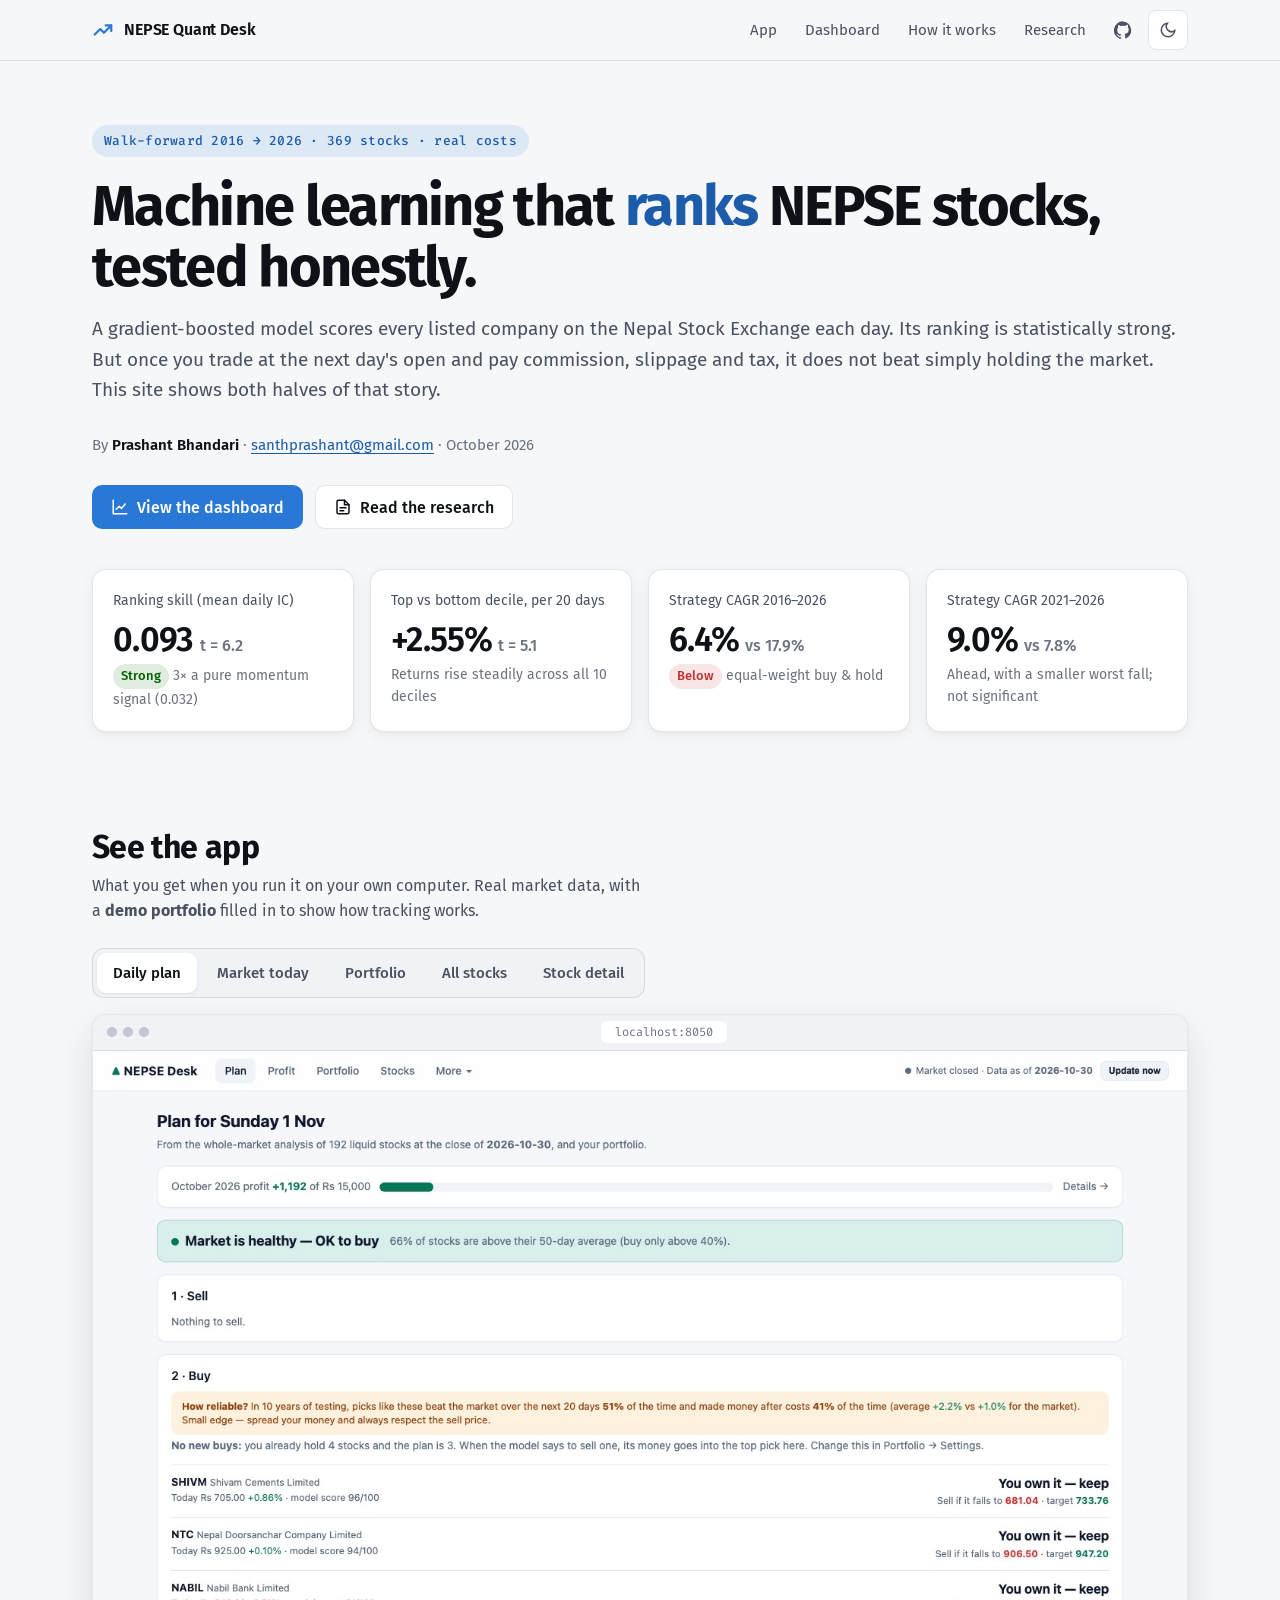
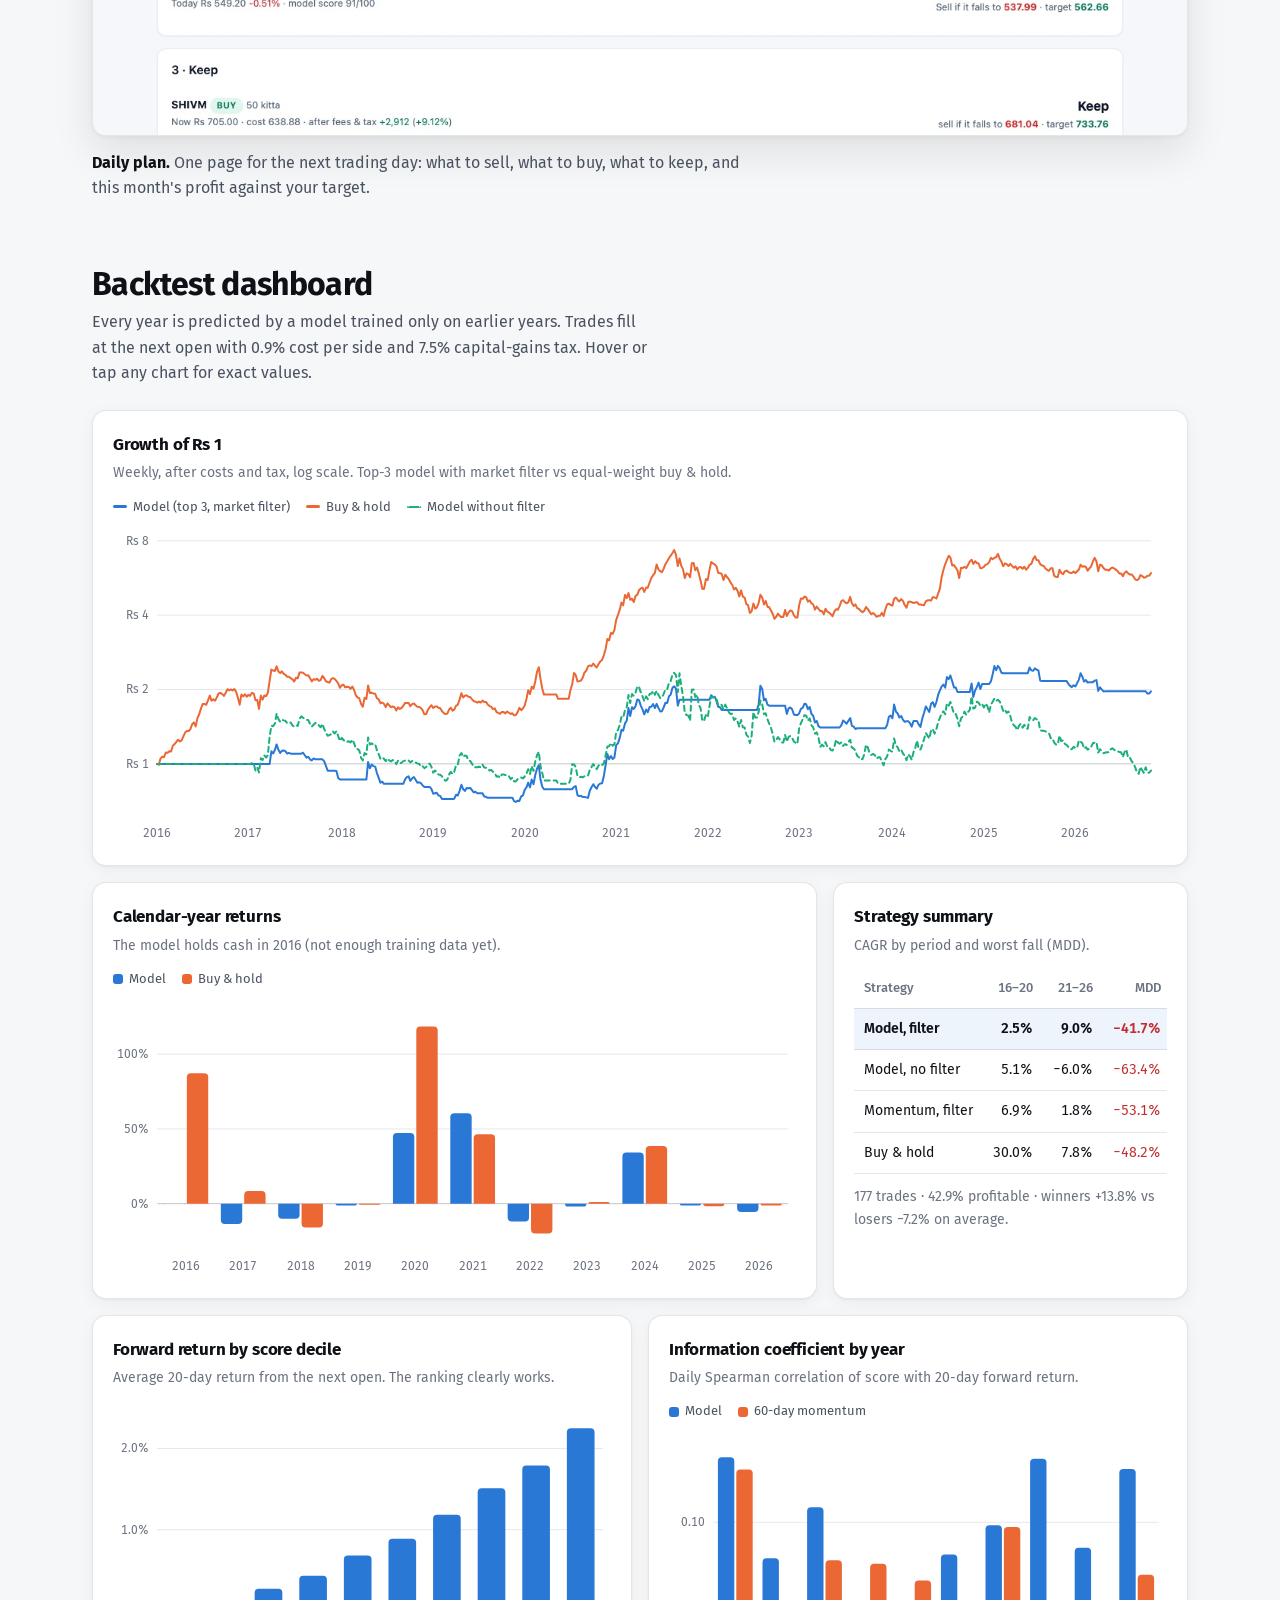
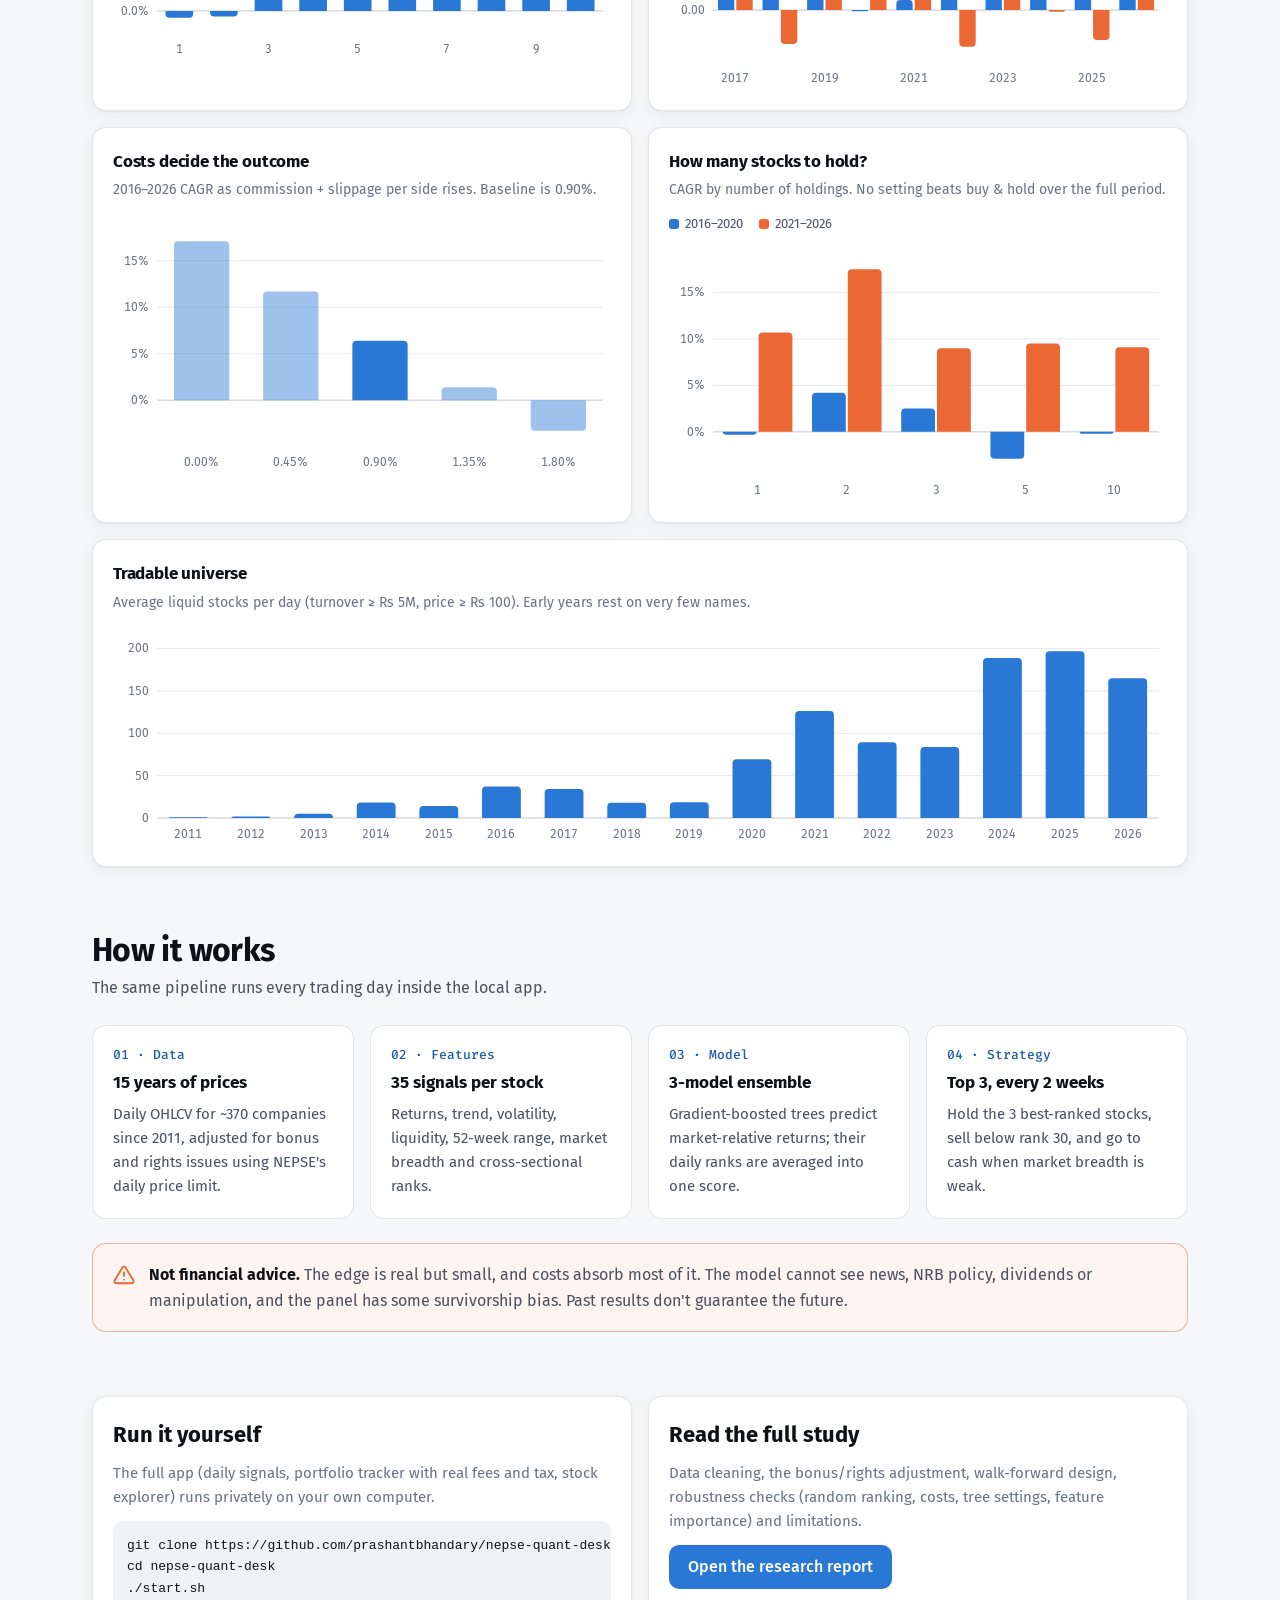
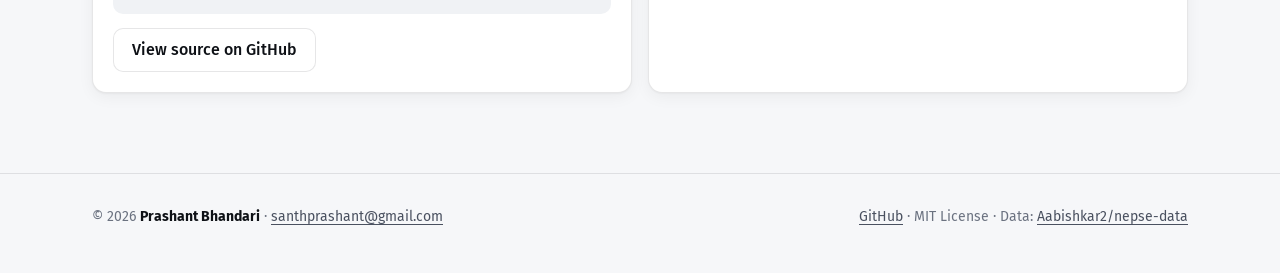
<file: docs/index.html>
<!doctype html>
<html lang="en">
<head>
<meta charset="utf-8">
<meta name="viewport" content="width=device-width, initial-scale=1">
<title>NEPSE Quant Desk</title>
<meta name="description" content="Machine-learning stock ranking on the Nepal Stock Exchange: an honest walk-forward backtest with real trading costs, by Prashant Bhandari.">
<meta name="author" content="Prashant Bhandari">
<meta property="og:title" content="NEPSE Quant Desk: ML stock ranking on the Nepal Stock Exchange">
<meta property="og:description" content="A model that ranks NEPSE stocks well, and an honest look at why that still doesn't beat buy-and-hold after costs.">
<meta property="og:type" content="website">
<meta name="twitter:card" content="summary">
<link rel="icon" href="data:image/svg+xml,%3Csvg xmlns='http://www.w3.org/2000/svg' viewBox='0 0 24 24' fill='none' stroke='%232a78d6' stroke-width='2.4' stroke-linecap='round' stroke-linejoin='round'%3E%3Cpath d='M3 17l6-6 4 4 8-8'/%3E%3Cpath d='M15 7h6v6'/%3E%3C/svg%3E">
<link rel="preconnect" href="https://fonts.googleapis.com">
<link rel="preconnect" href="https://fonts.gstatic.com" crossorigin>
<link href="https://fonts.googleapis.com/css2?family=Fira+Code:wght@400;500&family=Fira+Sans:wght@400;500;600;700&display=swap" rel="stylesheet">
<link rel="stylesheet" href="assets/site.css?v=4">
<style>
/* ---------- app screenshots ---------- */
.shot-tabs { display: inline-flex; gap: 4px; padding: 4px; background: var(--surface-2); border: 1px solid var(--border); border-radius: 12px; margin-bottom: 16px; max-width: 100%; overflow-x: auto; }
.shot-tabs button {
  font: 500 15px var(--sans); color: var(--text-2); background: transparent; border: 0; border-radius: 9px;
  min-height: 40px; padding: 0 16px; cursor: pointer; white-space: nowrap; transition: background-color .15s, color .15s;
}
.shot-tabs button:hover { color: var(--text); }
.shot-tabs button[aria-selected="true"] { background: var(--surface); color: var(--text); box-shadow: 0 1px 3px rgba(14, 17, 22, 0.08); }
.frame { margin: 0; border-radius: var(--radius); overflow: hidden; border: 1px solid var(--border); background: var(--surface); box-shadow: 0 2px 4px rgba(14, 17, 22, 0.04), 0 16px 40px rgba(14, 17, 22, 0.10); }
.frame-bar { display: flex; align-items: center; gap: 6px; height: 36px; padding: 0 14px; background: var(--surface-2); border-bottom: 1px solid var(--border); }
.frame-bar i { width: 10px; height: 10px; border-radius: 50%; background: var(--axis); }
.frame-bar span { margin: 0 auto; font: 12px var(--mono); color: var(--muted); background: var(--surface); padding: 3px 14px; border-radius: 6px; }
.frame img { display: block; width: 100%; height: auto; aspect-ratio: 1440 / 900; }
.shot-cap { color: var(--text-2); margin: 14px 0 0; max-width: 72ch; }
.shot-cap strong { color: var(--text); }
</style>
<script src="assets/theme.js?v=4"></script>
</head>
<body>
<a class="skip" href="#main">Skip to content</a>

<header class="nav">
  <div class="wrap">
    <a class="brand" href="./" aria-label="NEPSE Quant Desk home">
      <svg width="22" height="22" viewBox="0 0 24 24" fill="none" stroke="currentColor" stroke-width="2.4" stroke-linecap="round" stroke-linejoin="round" aria-hidden="true"><path d="M3 17l6-6 4 4 8-8"/><path d="M15 7h6v6"/></svg>
      NEPSE Quant Desk
    </a>
    <nav class="nav-links" aria-label="Main">
      <a href="#app" class="hide-sm">App</a>
      <a href="#dashboard" class="hide-sm">Dashboard</a>
      <a href="#how" class="hide-sm">How it works</a>
      <a href="research.html">Research</a>
      <a href="https://github.com/prashantbhandary/nepse-quant-desk" aria-label="Source code on GitHub">
        <svg width="18" height="18" viewBox="0 0 24 24" fill="currentColor" aria-hidden="true"><path d="M12 .5a12 12 0 0 0-3.8 23.4c.6.1.8-.3.8-.6v-2c-3.3.7-4-1.6-4-1.6-.6-1.4-1.4-1.8-1.4-1.8-1.1-.7.1-.7.1-.7 1.2.1 1.8 1.2 1.8 1.2 1.1 1.8 2.8 1.3 3.5 1 .1-.8.4-1.3.8-1.6-2.7-.3-5.5-1.3-5.5-5.9 0-1.3.5-2.4 1.2-3.2-.1-.3-.5-1.5.1-3.2 0 0 1-.3 3.3 1.2a11.5 11.5 0 0 1 6 0C17.3 4.6 18.3 5 18.3 5c.7 1.7.3 2.9.1 3.2.8.8 1.2 1.9 1.2 3.2 0 4.6-2.8 5.6-5.5 5.9.4.4.8 1.1.8 2.2v3.3c0 .3.2.7.8.6A12 12 0 0 0 12 .5z"/></svg>
      </a>
      <button class="icon-btn" id="theme" type="button" aria-label="Toggle theme"></button>
    </nav>
  </div>
</header>

<main id="main">
  <section class="hero">
    <div class="wrap">
      <span class="eyebrow">Walk-forward 2016 → 2026 · 369 stocks · real costs</span>
      <h1>Machine learning that <em>ranks</em> NEPSE stocks, tested honestly.</h1>
      <p class="lede">A gradient-boosted model scores every listed company on the Nepal Stock Exchange each day. Its ranking is statistically strong. But once you trade at the next day's open and pay commission, slippage and tax, it does not beat simply holding the market. This site shows both halves of that story.</p>
      <p class="byline">By <strong>Prashant Bhandari</strong> · <a href="mailto:santhprashant@gmail.com">santhprashant@gmail.com</a> · October 2026</p>
      <div class="cta">
        <a class="btn primary" href="#dashboard">
          <svg width="18" height="18" viewBox="0 0 24 24" fill="none" stroke="currentColor" stroke-width="2" stroke-linecap="round" aria-hidden="true"><path d="M3 3v18h18"/><path d="M7 15l4-4 3 3 5-6"/></svg>
          View the dashboard
        </a>
        <a class="btn" href="research.html">
          <svg width="18" height="18" viewBox="0 0 24 24" fill="none" stroke="currentColor" stroke-width="2" stroke-linecap="round" aria-hidden="true"><path d="M14 3H6a2 2 0 0 0-2 2v14a2 2 0 0 0 2 2h12a2 2 0 0 0 2-2V9z"/><path d="M14 3v6h6M8 13h8M8 17h5"/></svg>
          Read the research
        </a>
      </div>

      <div class="tiles" role="list">
        <div class="tile" role="listitem">
          <div class="k">Ranking skill (mean daily IC)</div>
          <div class="v">0.093<small>t = 6.2</small></div>
          <div class="s"><span class="tag good">Strong</span> 3× a pure momentum signal (0.032)</div>
        </div>
        <div class="tile" role="listitem">
          <div class="k">Top vs bottom decile, per 20 days</div>
          <div class="v">+2.55%<small>t = 5.1</small></div>
          <div class="s">Returns rise steadily across all 10 deciles</div>
        </div>
        <div class="tile" role="listitem">
          <div class="k">Strategy CAGR 2016–2026</div>
          <div class="v">6.4%<small>vs 17.9%</small></div>
          <div class="s"><span class="tag bad">Below</span> equal-weight buy &amp; hold</div>
        </div>
        <div class="tile" role="listitem">
          <div class="k">Strategy CAGR 2021–2026</div>
          <div class="v">9.0%<small>vs 7.8%</small></div>
          <div class="s">Ahead, with a smaller worst fall; not significant</div>
        </div>
      </div>
    </div>
  </section>

  <section class="block" id="app" aria-labelledby="app-h">
    <div class="wrap">
      <div class="sec-head">
        <div>
          <h2 id="app-h">See the app</h2>
          <p>What you get when you run it on your own computer. Real market data, with a <strong>demo portfolio</strong> filled in to show how tracking works.</p>
        </div>
      </div>
      <div class="shots">
        <div class="shot-tabs" role="tablist" aria-label="App screens">
          <button role="tab" id="t-0" aria-selected="true" aria-controls="p-shot">Daily plan</button>
          <button role="tab" id="t-1" aria-selected="false" aria-controls="p-shot" tabindex="-1">Market today</button>
          <button role="tab" id="t-2" aria-selected="false" aria-controls="p-shot" tabindex="-1">Portfolio</button>
          <button role="tab" id="t-3" aria-selected="false" aria-controls="p-shot" tabindex="-1">All stocks</button>
          <button role="tab" id="t-4" aria-selected="false" aria-controls="p-shot" tabindex="-1">Stock detail</button>
        </div>
        <figure class="frame" id="p-shot" role="tabpanel" aria-labelledby="t-0">
          <div class="frame-bar" aria-hidden="true"><i></i><i></i><i></i><span>localhost:8050</span></div>
          <img id="shot-img" src="assets/screens/plan.jpg" width="1440" height="900" alt="">
        </figure>
        <p class="shot-cap" id="shot-cap"></p>
      </div>
    </div>
  </section>

  <section class="block" id="dashboard" aria-labelledby="dash-h">
    <div class="wrap">
      <div class="sec-head">
        <div>
          <h2 id="dash-h">Backtest dashboard</h2>
          <p>Every year is predicted by a model trained only on earlier years. Trades fill at the next open with 0.9% cost per side and 7.5% capital-gains tax. Hover or tap any chart for exact values.</p>
        </div>
      </div>

      <div class="grid">
        <article class="card">
          <h3>Growth of Rs 1</h3>
          <p class="sub">Weekly, after costs and tax, log scale. Top-3 model with market filter vs equal-weight buy &amp; hold.</p>
          <ul class="legend">
            <li><i style="background:var(--s1)"></i>Model (top 3, market filter)</li>
            <li><i style="background:var(--s2)"></i>Buy &amp; hold</li>
            <li style="color:var(--s3)"><i class="dash"></i><span style="color:var(--text-2)">Model without filter</span></li>
          </ul>
          <div class="chart" id="c-curve" style="min-height:320px"><p class="loading">Loading chart…</p></div>
        </article>

        <article class="card span-8">
          <h3>Calendar-year returns</h3>
          <p class="sub">The model holds cash in 2016 (not enough training data yet).</p>
          <ul class="legend">
            <li><i class="sq" style="background:var(--s1)"></i>Model</li>
            <li><i class="sq" style="background:var(--s2)"></i>Buy &amp; hold</li>
          </ul>
          <div class="chart" id="c-yearly"></div>
        </article>

        <article class="card span-4">
          <h3>Strategy summary</h3>
          <p class="sub">CAGR by period and worst fall (MDD).</p>
          <div class="tbl-wrap">
            <table>
              <thead><tr><th>Strategy</th><th>16–20</th><th>21–26</th><th>MDD</th></tr></thead>
              <tbody>
                <tr class="hl"><td>Model, filter</td><td>2.5%</td><td>9.0%</td><td class="neg">−41.7%</td></tr>
                <tr><td>Model, no filter</td><td>5.1%</td><td>−6.0%</td><td class="neg">−63.4%</td></tr>
                <tr><td>Momentum, filter</td><td>6.9%</td><td>1.8%</td><td class="neg">−53.1%</td></tr>
                <tr><td>Buy &amp; hold</td><td>30.0%</td><td>7.8%</td><td class="neg">−48.2%</td></tr>
              </tbody>
            </table>
          </div>
          <p class="sub" style="margin-top:12px">177 trades · 42.9% profitable · winners +13.8% vs losers −7.2% on average.</p>
        </article>

        <article class="card span-6">
          <h3>Forward return by score decile</h3>
          <p class="sub">Average 20-day return from the next open. The ranking clearly works.</p>
          <div class="chart" id="c-deciles"></div>
        </article>

        <article class="card span-6">
          <h3>Information coefficient by year</h3>
          <p class="sub">Daily Spearman correlation of score with 20-day forward return.</p>
          <ul class="legend">
            <li><i class="sq" style="background:var(--s1)"></i>Model</li>
            <li><i class="sq" style="background:var(--s2)"></i>60-day momentum</li>
          </ul>
          <div class="chart" id="c-ic"></div>
        </article>

        <article class="card span-6">
          <h3>Costs decide the outcome</h3>
          <p class="sub">2016–2026 CAGR as commission + slippage per side rises. Baseline is 0.90%.</p>
          <div class="chart" id="c-costs"></div>
        </article>

        <article class="card span-6">
          <h3>How many stocks to hold?</h3>
          <p class="sub">CAGR by number of holdings. No setting beats buy &amp; hold over the full period.</p>
          <ul class="legend">
            <li><i class="sq" style="background:var(--s1)"></i>2016–2020</li>
            <li><i class="sq" style="background:var(--s2)"></i>2021–2026</li>
          </ul>
          <div class="chart" id="c-topn"></div>
        </article>

        <article class="card">
          <h3>Tradable universe</h3>
          <p class="sub">Average liquid stocks per day (turnover ≥ Rs 5M, price ≥ Rs 100). Early years rest on very few names.</p>
          <div class="chart" id="c-universe"></div>
        </article>
      </div>
    </div>
  </section>

  <section class="block" id="how" aria-labelledby="how-h">
    <div class="wrap">
      <div class="sec-head">
        <div>
          <h2 id="how-h">How it works</h2>
          <p>The same pipeline runs every trading day inside the local app.</p>
        </div>
      </div>
      <div class="steps">
        <div class="step"><div class="n">01 · Data</div><h3>15 years of prices</h3><p>Daily OHLCV for ~370 companies since 2011, adjusted for bonus and rights issues using NEPSE's daily price limit.</p></div>
        <div class="step"><div class="n">02 · Features</div><h3>35 signals per stock</h3><p>Returns, trend, volatility, liquidity, 52-week range, market breadth and cross-sectional ranks.</p></div>
        <div class="step"><div class="n">03 · Model</div><h3>3-model ensemble</h3><p>Gradient-boosted trees predict market-relative returns; their daily ranks are averaged into one score.</p></div>
        <div class="step"><div class="n">04 · Strategy</div><h3>Top 3, every 2 weeks</h3><p>Hold the 3 best-ranked stocks, sell below rank 30, and go to cash when market breadth is weak.</p></div>
      </div>

      <div class="callout" style="margin-top:24px" role="note">
        <svg width="22" height="22" viewBox="0 0 24 24" fill="none" stroke="currentColor" stroke-width="2" stroke-linecap="round" aria-hidden="true"><path d="M10.3 3.9 1.8 18a2 2 0 0 0 1.7 3h17a2 2 0 0 0 1.7-3L13.7 3.9a2 2 0 0 0-3.4 0z"/><path d="M12 9v4M12 17h.01"/></svg>
        <div><strong>Not financial advice.</strong> The edge is real but small, and costs absorb most of it. The model cannot see news, NRB policy, dividends or manipulation, and the panel has some survivorship bias. Past results don't guarantee the future.</div>
      </div>
    </div>
  </section>

  <section class="block" aria-labelledby="run-h">
    <div class="wrap">
      <div class="grid">
        <article class="card span-6">
          <h2 id="run-h" style="font-size:22px;margin:0 0 8px">Run it yourself</h2>
          <p class="sub" style="font-size:15px">The full app (daily signals, portfolio tracker with real fees and tax, stock explorer) runs privately on your own computer.</p>
<pre style="background:var(--surface-2);border-radius:10px;padding:14px;overflow-x:auto;font:13px/1.6 var(--mono);margin:0 0 14px"><code>git clone https://github.com/prashantbhandary/nepse-quant-desk.git
cd nepse-quant-desk
./start.sh</code></pre>
          <a class="btn" href="https://github.com/prashantbhandary/nepse-quant-desk">View source on GitHub</a>
        </article>
        <article class="card span-6">
          <h2 style="font-size:22px;margin:0 0 8px">Read the full study</h2>
          <p class="sub" style="font-size:15px">Data cleaning, the bonus/rights adjustment, walk-forward design, robustness checks (random ranking, costs, tree settings, feature importance) and limitations.</p>
          <a class="btn primary" href="research.html">Open the research report</a>
        </article>
      </div>
    </div>
  </section>
</main>

<footer>
  <div class="wrap">
    <span>© 2026 <strong style="color:var(--text)">Prashant Bhandari</strong> · <a href="mailto:santhprashant@gmail.com">santhprashant@gmail.com</a></span>
    <span><a href="https://github.com/prashantbhandary/nepse-quant-desk">GitHub</a> · MIT License · Data: <a href="https://github.com/Aabishkar2/nepse-data">Aabishkar2/nepse-data</a></span>
  </div>
</footer>

<script src="assets/charts.js?v=4"></script>
<script>
// app screenshot tabs
(() => {
  const shots = [
    { src: "assets/screens/plan.jpg", alt: "Daily plan: monthly profit vs target, market health, what to sell, buy and keep",
      cap: "<strong>Daily plan.</strong> One page for the next trading day: what to sell, what to buy, what to keep, and this month's profit against your target." },
    { src: "assets/screens/market.jpg", alt: "Market today: market mood, advances and declines, top 3 buy candidates with stop-loss and target",
      cap: "<strong>Market today.</strong> Is the market healthy? The top 3 picks with buy limit, stop-loss and target, and why the model likes each one." },
    { src: "assets/screens/portfolio.jpg", alt: "Portfolio: holdings with cost, current value, profit after fees and tax, and the model's view of each",
      cap: "<strong>Portfolio.</strong> What you own, what it's worth, and the profit you'd actually keep after commission, SEBON fee, DP charge and tax." },
    { src: "assets/screens/stocks.jpg", alt: "All stocks table: every company ranked by model score with signal, price, 1D to 1Y change, RSI and sector",
      cap: "<strong>All stocks.</strong> Every company ranked by the model, with its signal, returns from 1 day to 1 year, RSI and trend. Search, filter and sort." },
    { src: "assets/screens/stock.jpg", alt: "Stock detail: candlestick chart with target and stop lines, RSI, model score and reasons for the signal",
      cap: "<strong>Stock detail.</strong> Interactive chart with target and stop lines, RSI, a trade plan, and plain-language reasons behind the signal." },
  ];
  const tabs = [...document.querySelectorAll(".shot-tabs [role=tab]")];
  const img = document.getElementById("shot-img"), cap = document.getElementById("shot-cap"), panel = document.getElementById("p-shot");
  shots.forEach((s) => { const i = new Image(); i.src = s.src; });  // preload so switching is instant
  const select = (i, focus) => {
    tabs.forEach((t, k) => { t.setAttribute("aria-selected", k === i); t.tabIndex = k === i ? 0 : -1; });
    img.src = shots[i].src; img.alt = shots[i].alt; cap.innerHTML = shots[i].cap;
    panel.setAttribute("aria-labelledby", tabs[i].id);
    if (focus) tabs[i].focus();
  };
  select(0);
  tabs.forEach((t, i) => {
    t.addEventListener("click", () => select(i));
    t.addEventListener("keydown", (e) => {
      if (e.key === "ArrowRight") select((i + 1) % tabs.length, true);
      if (e.key === "ArrowLeft") select((i + tabs.length - 1) % tabs.length, true);
    });
  });
})();

(() => {
  const pct = (v, d = 1) => (v > 0 ? "+" : v < 0 ? "−" : "") + Math.abs(v).toFixed(d) + "%";
  const pct0 = (v) => (v < 0 ? "−" : "") + Math.abs(v) + "%";
  const years = [2016, 2017, 2018, 2019, 2020, 2021, 2022, 2023, 2024, 2025, 2026];

  Charts.bars(document.getElementById("c-yearly"), {
    label: "Calendar-year returns, model vs buy and hold",
    cats: years.map(String),
    series: [
      { name: "Model", color: "--s1", values: [0, -13.6, -10.08, -1.15, 47.34, 60.49, -11.94, -1.92, 34.17, -1.17, -5.54] },
      { name: "Buy & hold", color: "--s2", values: [87.25, 8.51, -15.99, -0.63, 118.49, 46.46, -19.92, 1.17, 38.58, -1.65, -1.27] },
    ],
    yFmt: pct0, tipFmt: (v) => pct(v), height: 280,
  });

  Charts.bars(document.getElementById("c-deciles"), {
    label: "Average 20-day forward return by score decile",
    cats: ["1", "2", "3", "4", "5", "6", "7", "8", "9", "10"],
    series: [{ name: "20-day return", color: "--s1", values: [-0.085, -0.069, 0.273, 0.432, 0.681, 0.89, 1.183, 1.51, 1.79, 2.25] }],
    yFmt: (v) => v.toFixed(1) + "%", tipFmt: (v) => pct(v, 2), tipTitle: (c) => "Decile " + c + (c === "1" ? " (lowest)" : c === "10" ? " (highest)" : ""),
  });

  Charts.bars(document.getElementById("c-ic"), {
    label: "Information coefficient by year, model vs momentum",
    cats: ["2017", "2018", "2019", "2020", "2021", "2022", "2023", "2024", "2025", "2026"],
    series: [
      { name: "Model", color: "--s1", values: [0.1741, 0.059, 0.1172, -0.0013, 0.0114, 0.0633, 0.0967, 0.1724, 0.0711, 0.1607] },
      { name: "Momentum", color: "--s2", values: [0.16, -0.0386, 0.0567, 0.0527, 0.0337, -0.0418, 0.0947, -0.0019, -0.034, 0.0403] },
    ],
    yFmt: (v) => v.toFixed(2), tipFmt: (v) => v.toFixed(3),
  });

  Charts.bars(document.getElementById("c-costs"), {
    label: "CAGR by trading cost per side",
    cats: ["0.00%", "0.45%", "0.90%", "1.35%", "1.80%"],
    series: [{ name: "CAGR 2016–26", color: "--s1", values: [17.1, 11.7, 6.4, 1.4, -3.3] }],
    yFmt: pct0, tipFmt: (v) => pct(v), highlight: 2,
    tipTitle: (c) => c + " per side" + (c === "0.90%" ? " (baseline)" : ""),
  });

  Charts.bars(document.getElementById("c-topn"), {
    label: "CAGR by number of holdings",
    cats: ["1", "2", "3", "5", "10"],
    series: [
      { name: "2016–2020", color: "--s1", values: [-0.3, 4.2, 2.5, -2.9, -0.2] },
      { name: "2021–2026", color: "--s2", values: [10.7, 17.5, 9.0, 9.5, 9.1] },
    ],
    yFmt: pct0, tipFmt: (v) => pct(v), tipTitle: (c) => c + (c === "1" ? " stock" : " stocks") + (c === "3" ? " (used)" : ""),
  });

  Charts.bars(document.getElementById("c-universe"), {
    label: "Average tradable stocks per day by year",
    cats: ["2011", "2012", "2013", "2014", "2015", "2016", "2017", "2018", "2019", "2020", "2021", "2022", "2023", "2024", "2025", "2026"],
    series: [{ name: "Stocks / day", color: "--s1", values: [1, 1.9, 5, 18.4, 14.2, 37.1, 34.3, 17.9, 18.7, 69.4, 126.3, 89.3, 83.8, 188.8, 196.6, 164.9] }],
    yFmt: (v) => v, tipFmt: (v) => Math.round(v), height: 220,
  });

  fetch("data/curve.csv").then((r) => r.text()).then((txt) => {
    // blank cells (e.g. the 2020 lockdown closure) carry the last value forward
    const prev = [];
    const rows = txt.trim().split("\n").slice(1).map((l) => l.split(",").map((v, i) => (v === "" ? prev[i] : (prev[i] = v))));
    const host = document.getElementById("c-curve");
    host.innerHTML = "";
    const fmtD = new Intl.DateTimeFormat("en", { month: "short", day: "numeric", year: "numeric" });
    Charts.line(host, {
      label: "Growth of one rupee, 2016 to 2026, model vs buy and hold",
      x: rows.map((r) => new Date(r[0] + "T00:00:00")),
      series: [
        { name: "Model", color: "--s1", values: rows.map((r) => +r[1]) },
        { name: "Buy & hold", color: "--s2", values: rows.map((r) => +r[2]) },
        { name: "No filter", color: "--s3", values: rows.map((r) => +r[3]), dash: true },
      ],
      log: true, height: 320,
      yFmt: (v) => "Rs " + v, tipFmt: (v) => "Rs " + v.toFixed(2), xFmt: (d) => fmtD.format(d),
    });
  }).catch(() => {
    document.getElementById("c-curve").innerHTML = '<p class="loading">Could not load chart data. <a href="data/curve.csv">Download the CSV</a>.</p>';
  });
})();
</script>
</body>
</html>
</file>
<file: docs/assets/site.css>
:root {
  color-scheme: light;
  --bg: #f6f7f9;
  --surface: #ffffff;
  --surface-2: #f0f2f5;
  --text: #0e1116;
  --text-2: #4a5160;
  --muted: #6b7280;
  --border: rgba(14, 17, 22, 0.10);
  --grid: #e6e8ec;
  --axis: #c3c7cf;
  --accent: #2a78d6;
  --accent-ink: #1c5cab;
  --good: #006300;
  --bad: #c02f2f;
  --s1: #2a78d6;
  --s2: #eb6834;
  --s3: #1baf7a;
  --shadow: 0 1px 2px rgba(14, 17, 22, 0.04), 0 4px 16px rgba(14, 17, 22, 0.05);
  --radius: 14px;
  --mono: "Fira Code", ui-monospace, SFMono-Regular, Menlo, monospace;
  --sans: "Fira Sans", system-ui, -apple-system, "Segoe UI", sans-serif;
}
:root[data-theme="dark"] {
  color-scheme: dark;
  --bg: #0b0d12;
  --surface: #12151c;
  --surface-2: #181c25;
  --text: #eef0f3;
  --text-2: #b9bfca;
  --muted: #8b93a1;
  --border: rgba(255, 255, 255, 0.09);
  --grid: #232835;
  --axis: #3a4150;
  --accent: #5598e7;
  --accent-ink: #86b6ef;
  --good: #2fbf4f;
  --bad: #ef6b6b;
  --s1: #3987e5;
  --s2: #d95926;
  --s3: #199e70;
  --shadow: 0 1px 2px rgba(0, 0, 0, 0.3), 0 8px 24px rgba(0, 0, 0, 0.25);
}

* { box-sizing: border-box; }
html { scroll-behavior: smooth; scroll-padding-top: 72px; }
body {
  margin: 0;
  background: var(--bg);
  color: var(--text);
  font: 400 16px/1.6 var(--sans);
  -webkit-font-smoothing: antialiased;
}
a { color: var(--accent-ink); text-underline-offset: 3px; }
a:hover { text-decoration-thickness: 2px; }
:focus-visible { outline: 2px solid var(--accent); outline-offset: 2px; border-radius: 6px; }
.skip { position: absolute; left: -999px; top: 8px; background: var(--surface); padding: 8px 12px; z-index: 100; }
.skip:focus { left: 16px; }
.wrap { max-width: 1160px; margin: 0 auto; padding: 0 16px; }
@media (min-width: 768px) { .wrap { padding: 0 32px; } }

/* ---------- nav ---------- */
.nav {
  position: sticky; top: 0; z-index: 40;
  background: color-mix(in srgb, var(--bg) 82%, transparent);
  backdrop-filter: saturate(1.4) blur(10px);
  border-bottom: 1px solid var(--border);
}
.nav .wrap { display: flex; align-items: center; gap: 16px; height: 60px; }
.brand { display: flex; align-items: center; gap: 10px; font-weight: 600; color: var(--text); text-decoration: none; letter-spacing: -0.01em; }
.brand svg { color: var(--accent); }
.nav-links { display: flex; gap: 4px; margin-left: auto; align-items: center; }
.nav-links a {
  color: var(--text-2); text-decoration: none; font-size: 15px;
  padding: 8px 12px; border-radius: 8px; min-height: 40px; display: inline-flex; align-items: center;
  transition: background-color .15s, color .15s;
}
.nav-links a:hover, .nav-links a[aria-current="page"] { background: var(--surface-2); color: var(--text); }
.icon-btn {
  display: inline-flex; align-items: center; justify-content: center;
  width: 40px; height: 40px; border-radius: 8px; border: 1px solid var(--border);
  background: var(--surface); color: var(--text-2); cursor: pointer; transition: color .15s, background-color .15s;
}
.icon-btn:hover { color: var(--text); background: var(--surface-2); }
@media (max-width: 640px) { .nav-links .hide-sm { display: none; } }

/* ---------- hero ---------- */
.hero { padding: 64px 0 32px; }
.eyebrow {
  display: inline-flex; align-items: center; gap: 8px; font: 500 13px/1 var(--mono);
  color: var(--accent-ink); background: color-mix(in srgb, var(--accent) 12%, transparent);
  padding: 7px 12px; border-radius: 999px; letter-spacing: 0.02em; line-height: 1.4; max-width: 100%;
}
.hero .wrap > * { max-width: 100%; }
.tiles { grid-template-columns: repeat(auto-fit, minmax(min(220px, 100%), 1fr)); }
.hero h1 { font-size: clamp(32px, 5.2vw, 56px); line-height: 1.08; letter-spacing: -0.03em; margin: 20px 0 16px; font-weight: 700; max-width: 18ch; }
.hero h1 em { font-style: normal; color: var(--accent-ink); }
.lede { font-size: clamp(17px, 1.6vw, 19px); color: var(--text-2); max-width: 64ch; margin: 0 0 28px; }
.byline { color: var(--muted); font-size: 15px; margin-bottom: 28px; }
.byline strong { color: var(--text); font-weight: 600; }
.cta { display: flex; flex-wrap: wrap; gap: 12px; }
.btn {
  display: inline-flex; align-items: center; gap: 8px; min-height: 44px; padding: 0 18px;
  border-radius: 10px; font-weight: 500; text-decoration: none; border: 1px solid var(--border);
  background: var(--surface); color: var(--text); transition: transform .15s, background-color .15s, border-color .15s;
}
.btn:hover { background: var(--surface-2); }
.btn:active { transform: scale(0.98); }
.btn.primary { background: var(--accent); border-color: transparent; color: #fff; }
.btn.primary:hover { background: var(--accent-ink); }
:root[data-theme="dark"] .btn.primary:hover { background: #2a78d6; }

/* ---------- stat tiles ---------- */
.tiles { display: grid; gap: 16px; grid-template-columns: repeat(auto-fit, minmax(220px, 1fr)); margin: 40px 0 8px; }
.tile { background: var(--surface); border: 1px solid var(--border); border-radius: var(--radius); padding: 20px; box-shadow: var(--shadow); }
.tile .k { font-size: 14px; color: var(--text-2); }
.tile .v { font: 600 34px/1.1 var(--sans); letter-spacing: -0.02em; margin: 8px 0 6px; }
.tile .v small { font-size: 16px; font-weight: 500; color: var(--muted); margin-left: 6px; letter-spacing: 0; }
.tile .s { font-size: 14px; color: var(--muted); }
.tag { display: inline-flex; align-items: center; gap: 6px; font-size: 13px; font-weight: 500; padding: 2px 8px; border-radius: 999px; }
.tag.good { color: var(--good); background: color-mix(in srgb, var(--good) 12%, transparent); }
.tag.bad { color: var(--bad); background: color-mix(in srgb, var(--bad) 12%, transparent); }

/* ---------- sections ---------- */
section.block { padding: 56px 0 8px; }
.sec-head { display: flex; flex-wrap: wrap; align-items: end; justify-content: space-between; gap: 12px; margin-bottom: 24px; }
.sec-head h2 { font-size: clamp(24px, 3vw, 32px); letter-spacing: -0.02em; margin: 0; line-height: 1.2; }
.sec-head p { margin: 6px 0 0; color: var(--text-2); max-width: 62ch; }
.grid { display: grid; gap: 16px; grid-template-columns: repeat(12, minmax(0, 1fr)); }
.card { grid-column: span 12; background: var(--surface); border: 1px solid var(--border); border-radius: var(--radius); padding: 20px; box-shadow: var(--shadow); min-width: 0; }
@media (min-width: 900px) { .span-6 { grid-column: span 6; } .span-4 { grid-column: span 4; } .span-8 { grid-column: span 8; } }
.card h3 { font-size: 17px; margin: 0; letter-spacing: -0.01em; }
.card .sub { color: var(--muted); font-size: 14px; margin: 4px 0 12px; }
.legend { display: flex; flex-wrap: wrap; gap: 6px 16px; font-size: 13px; color: var(--text-2); margin: 0 0 8px; padding: 0; list-style: none; }
.legend li { display: inline-flex; align-items: center; gap: 6px; }
.legend i { width: 14px; height: 3px; border-radius: 2px; display: inline-block; }
.legend i.sq { width: 10px; height: 10px; border-radius: 3px; }
.legend i.dash { background: none !important; border-top: 2px dashed currentColor; height: 0; }
.chart { position: relative; width: 100%; }
.chart svg { display: block; width: 100%; overflow: visible; }
.chart text { font: 12px var(--sans); fill: var(--muted); font-variant-numeric: tabular-nums; }
.chart .grid-l { stroke: var(--grid); stroke-width: 1; }
.chart .base-l { stroke: var(--axis); stroke-width: 1; }
.chart .cross { stroke: var(--axis); stroke-width: 1; }
.tip {
  position: absolute; pointer-events: none; z-index: 5; min-width: 140px;
  background: var(--surface); border: 1px solid var(--border); border-radius: 10px; box-shadow: var(--shadow);
  padding: 8px 10px; font-size: 13px; line-height: 1.45; opacity: 0; transform: translateY(4px);
  transition: opacity .12s, transform .12s;
}
.tip.on { opacity: 1; transform: none; }
.tip b { display: block; font-weight: 600; margin-bottom: 2px; color: var(--text); }
.tip .row { display: flex; align-items: center; gap: 6px; color: var(--text-2); }
.tip .row span:last-child { margin-left: auto; padding-left: 12px; color: var(--text); font-variant-numeric: tabular-nums; font-weight: 500; }
.tip .dot { width: 8px; height: 8px; border-radius: 50%; }
details.data { margin-top: 10px; font-size: 14px; }
details.data summary { cursor: pointer; color: var(--muted); min-height: 32px; display: inline-flex; align-items: center; }
details.data summary:hover { color: var(--text); }

/* ---------- tables ---------- */
.tbl-wrap { overflow-x: auto; -webkit-overflow-scrolling: touch; }
table { width: 100%; border-collapse: collapse; font-size: 14px; font-variant-numeric: tabular-nums; }
th, td { text-align: right; padding: 9px 10px; border-bottom: 1px solid var(--border); white-space: nowrap; }
th:first-child, td:first-child { text-align: left; }
th { color: var(--muted); font-weight: 500; font-size: 13px; }
tr.hl td { background: color-mix(in srgb, var(--accent) 8%, transparent); font-weight: 600; }
td.neg { color: var(--bad); }
td.pos { color: var(--good); }

/* ---------- pipeline ---------- */
.steps { display: grid; gap: 16px; grid-template-columns: repeat(auto-fit, minmax(220px, 1fr)); counter-reset: s; }
.step { background: var(--surface); border: 1px solid var(--border); border-radius: var(--radius); padding: 20px; position: relative; }
.step .n { font: 500 13px var(--mono); color: var(--accent-ink); }
.step h3 { margin: 6px 0 6px; font-size: 17px; }
.step p { margin: 0; color: var(--text-2); font-size: 15px; }
.callout {
  display: flex; gap: 14px; align-items: flex-start; padding: 18px 20px; border-radius: var(--radius);
  border: 1px solid color-mix(in srgb, var(--s2) 35%, var(--border)); background: color-mix(in srgb, var(--s2) 7%, var(--surface));
  color: var(--text-2);
}
.callout svg { flex: none; color: var(--s2); margin-top: 2px; }
.callout strong { color: var(--text); }

/* ---------- footer ---------- */
footer { margin-top: 72px; border-top: 1px solid var(--border); padding: 32px 0 48px; color: var(--muted); font-size: 14px; }
footer .wrap { display: flex; flex-wrap: wrap; gap: 12px 24px; justify-content: space-between; }
footer a { color: var(--text-2); }

/* ---------- research (prose) ---------- */
.doc { display: grid; gap: 40px; grid-template-columns: minmax(0, 1fr); padding: 40px 0; }
@media (min-width: 1024px) { .doc { grid-template-columns: 240px minmax(0, 1fr); } }
.toc { display: none; }
@media (min-width: 1024px) {
  .toc { display: block; position: sticky; top: 84px; align-self: start; max-height: calc(100dvh - 100px); overflow: auto; font-size: 14px; }
  .toc p { font: 500 12px var(--mono); color: var(--muted); letter-spacing: 0.06em; text-transform: uppercase; margin: 0 0 10px; }
  .toc a { display: block; color: var(--text-2); text-decoration: none; padding: 6px 10px; border-left: 2px solid var(--border); transition: color .15s, border-color .15s; }
  .toc a:hover { color: var(--text); }
  .toc a.on { color: var(--accent-ink); border-left-color: var(--accent); }
}
.prose { max-width: 78ch; min-width: 0; }
.prose h1 { font-size: clamp(30px, 4vw, 44px); line-height: 1.12; letter-spacing: -0.025em; margin: 0 0 8px; }
.prose h2 { font-size: 26px; letter-spacing: -0.02em; margin: 56px 0 12px; padding-top: 8px; }
.prose h3 { font-size: 19px; margin: 32px 0 8px; }
.prose p, .prose li { color: var(--text-2); }
.prose strong { color: var(--text); }
.prose hr { border: 0; border-top: 1px solid var(--border); margin: 32px 0; }
.prose blockquote { margin: 16px 0; padding: 12px 16px; border-left: 3px solid var(--accent); background: var(--surface); border-radius: 0 10px 10px 0; color: var(--text-2); }
.prose blockquote p { margin: 0; }
.prose code { font: 0.88em var(--mono); background: var(--surface-2); padding: 2px 6px; border-radius: 6px; }
.prose pre { background: var(--surface); border: 1px solid var(--border); border-radius: 12px; padding: 16px; overflow-x: auto; }
.prose pre code { background: none; padding: 0; }
.prose table { margin: 16px 0; background: var(--surface); border: 1px solid var(--border); border-radius: 12px; overflow: hidden; display: block; overflow-x: auto; }
.prose table th, .prose table td { white-space: normal; min-width: 64px; vertical-align: top; }
.prose table td:not(:first-child) { text-align: left; }
.prose table th:not(:first-child) { text-align: left; }
.prose h2 + p > a[href^="#"]:only-child { display: none; }
.loading { color: var(--muted); padding: 40px 0; }

@media (prefers-reduced-motion: reduce) {
  html { scroll-behavior: auto; }
  *, *::before, *::after { transition: none !important; animation: none !important; }
}
</file>
